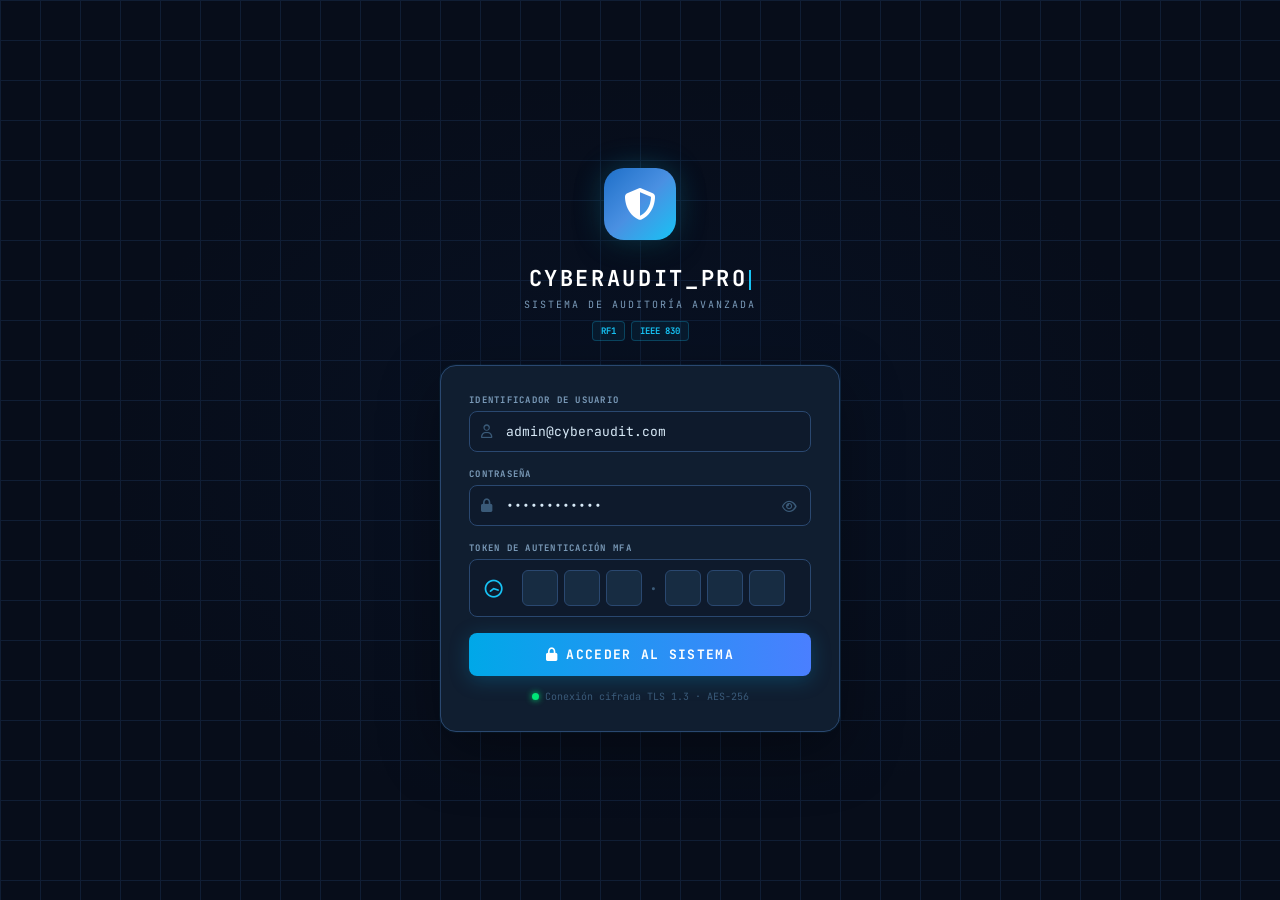
<file: src/main/webapp/index.html>
<!DOCTYPE html>
<html lang="es">
<head>
  <meta charset="UTF-8"/>
  <meta name="viewport" content="width=device-width, initial-scale=1.0"/>
  <title>CYBERAUDIT PRO — Inicio de Sesión</title>
  <link rel="stylesheet" href="cyberaudit.css"/>
  <link rel="stylesheet" href="https://cdnjs.cloudflare.com/ajax/libs/font-awesome/6.5.0/css/all.min.css"/>
  <style>
    /* ── Override: la página de login NO usa el layout app ── */
    html, body { overflow: hidden; }

    body {
      background: var(--bg-void);
      display: flex; align-items: center; justify-content: center;
      min-height: 100vh;
      position: relative;
    }

    /* Fondo con patrón de cuadrícula */
    body::before {
      content: '';
      position: absolute; inset: 0;
      background-image:
        linear-gradient(var(--border) 1px, transparent 1px),
        linear-gradient(90deg, var(--border) 1px, transparent 1px);
      background-size: 40px 40px;
      opacity: 0.5;
      pointer-events: none;
    }

    /* Gradiente radial central */
    body::after {
      content: '';
      position: absolute; inset: 0;
      background: radial-gradient(ellipse 60% 60% at 50% 50%,
        #0a1e4040 0%, transparent 70%);
      pointer-events: none;
    }

    /* ── Contenedor del formulario ── */
    .login-wrap {
      position: relative; z-index: 1;
      display: flex; flex-direction: column;
      align-items: center; gap: 24px;
      width: 100%; max-width: 440px;
      padding: 0 20px;
    }

    /* Logo / ícono superior */
    .login-logo {
      width: 72px; height: 72px;
      border-radius: 20px;
      background: linear-gradient(135deg, #1e6fc8, #4a90e2, #17c3f5);
      display: flex; align-items: center; justify-content: center;
      font-size: 32px; color: #fff;
      box-shadow: 0 0 30px #17c3f540, 0 10px 30px #00000060;
    }

    /* Nombre y subtítulo */
    .login-title {
      text-align: center;
    }

    .login-title h1 {
      font-family: var(--font-mono);
      font-size: 22px; font-weight: 700;
      color: #fff; letter-spacing: 0.12em;
      margin-bottom: 5px;
    }

    /* Cursor parpadeante en el título */
    .login-title h1 span.cursor {
      display: inline-block;
      width: 2px; height: 20px;
      background: var(--cyan);
      margin-left: 2px; vertical-align: middle;
      animation: cursor-blink 1s step-end infinite;
    }
    @keyframes cursor-blink { 0%,100%{opacity:1} 50%{opacity:0} }

    .login-title p {
      font-family: var(--font-mono);
      font-size: 10px; letter-spacing: 0.2em;
      color: var(--text2); text-transform: uppercase;
      margin-bottom: 10px;
    }

    .login-title .badges {
      display: flex; align-items: center;
      justify-content: center; gap: 6px;
    }

    .login-badge {
      font-family: var(--font-mono);
      font-size: 9px; font-weight: 700;
      padding: 3px 8px; border-radius: 4px;
      border: 1px solid #17c3f540;
      color: var(--cyan);
      background: #17c3f510;
    }

    /* Tarjeta del formulario */
    .login-card {
      width: 100%;
      background: var(--bg-card);
      border: 1px solid var(--border-bright);
      border-radius: 16px;
      padding: 28px;
      box-shadow: 0 20px 60px #00000060, 0 0 0 1px #17c3f510;
    }

    /* Grupo de campo */
    .field-group {
      display: flex; flex-direction: column;
      gap: 5px; margin-bottom: 16px;
    }

    .field-label {
      font-family: var(--font-mono);
      font-size: 9px; font-weight: 700;
      text-transform: uppercase; letter-spacing: 0.14em;
      color: var(--text2);
    }

    .field-input-wrap {
      position: relative;
      display: flex; align-items: center;
    }

    .field-icon {
      position: absolute; left: 12px;
      color: var(--text3); font-size: 13px;
      pointer-events: none;
    }

    .field-input {
      width: 100%;
      background: var(--bg-input);
      border: 1px solid var(--border-bright);
      border-radius: var(--radius);
      padding: 11px 40px 11px 36px;
      color: var(--text);
      font-family: var(--font-mono);
      font-size: 13px;
      outline: none;
      transition: border-color 0.2s, box-shadow 0.2s;
    }

    .field-input:focus {
      border-color: var(--cyan);
      box-shadow: 0 0 0 3px #17c3f518;
    }

    .field-input::placeholder { color: var(--text3); font-size: 12px; }

    /* Botón ojo en contraseña */
    .eye-btn {
      position: absolute; right: 10px;
      background: none; border: none;
      color: var(--text3); font-size: 13px;
      cursor: pointer; padding: 4px;
      transition: color 0.18s;
    }
    .eye-btn:hover { color: var(--cyan); }

    /* Token MFA */
    .mfa-wrap {
      display: flex; align-items: center; gap: 8px;
      background: var(--bg-input);
      border: 1px solid var(--border-bright);
      border-radius: var(--radius);
      padding: 10px 14px;
    }

    .mfa-timer {
      font-size: 18px; color: var(--cyan);
      animation: spin 30s linear infinite;
    }
    @keyframes spin { to { transform: rotate(360deg); } }

    .mfa-digits {
      flex: 1; display: flex; align-items: center; justify-content: center;
      gap: 6px;
    }

    .mfa-input {
      width: 36px; height: 36px;
      background: var(--bg-elevated);
      border: 1px solid var(--border-bright);
      border-radius: 6px;
      text-align: center;
      font-family: var(--font-mono);
      font-size: 16px; font-weight: 700;
      color: var(--text);
      outline: none;
      transition: border-color 0.2s;
    }
    .mfa-input:focus { border-color: var(--cyan); }

    .mfa-sep {
      font-family: var(--font-mono);
      font-size: 18px; color: var(--text3);
    }

    /* Botón de login */
    .btn-login {
      width: 100%; padding: 13px;
      background: linear-gradient(90deg, var(--cyan2), #4a7fff);
      border: none; border-radius: var(--radius);
      color: #fff;
      font-family: var(--font-mono);
      font-size: 13px; font-weight: 700;
      letter-spacing: 0.1em; text-transform: uppercase;
      cursor: pointer;
      display: flex; align-items: center; justify-content: center; gap: 8px;
      transition: all 0.2s;
      box-shadow: 0 4px 20px #00a8e840;
      margin-top: 6px;
      position: relative; overflow: hidden;
    }

    .btn-login::before {
      content: '';
      position: absolute; top:0; left:-100%; width:100%; height:100%;
      background: linear-gradient(90deg, transparent, #ffffff20, transparent);
      transition: left 0.5s;
    }
    .btn-login:hover::before { left: 100%; }
    .btn-login:hover { box-shadow: 0 6px 30px #17c3f560; }

    /* Indicador de conexión segura */
    .secure-indicator {
      display: flex; align-items: center; justify-content: center;
      gap: 6px; margin-top: 14px;
      font-family: var(--font-mono);
      font-size: 10px; color: var(--text3);
    }

    .secure-indicator .dot-green { animation: blink 2s ease infinite; }

    @keyframes blink { 0%,100%{opacity:1} 50%{opacity:.4} }

  </style>
</head>
<body>

  <div class="login-wrap">

    <!-- Logo -->
    <div class="login-logo">
      <i class="fa-solid fa-shield-halved"></i>
    </div>

    <!-- Título -->
    <div class="login-title">
      <h1>CYBERAUDIT_PRO<span class="cursor"></span></h1>
      <p>Sistema de Auditoría Avanzada</p>
      <div class="badges">
        <span class="login-badge">RF1</span>
        <span class="login-badge">IEEE 830</span>
      </div>
    </div>

    <!-- Tarjeta de login -->
    <div class="login-card">

      <!-- Usuario -->
      <div class="field-group">
        <label class="field-label" for="email">Identificador de Usuario</label>
        <div class="field-input-wrap">
          <i class="fa-regular fa-user field-icon"></i>
          <input class="field-input" id="email" type="email"
            placeholder="admin@cyberaudit.com" value="admin@cyberaudit.com" autocomplete="off"/>
        </div>
      </div>

      <!-- Contraseña -->
      <div class="field-group">
        <label class="field-label" for="pwd">Contraseña</label>
        <div class="field-input-wrap">
          <i class="fa-solid fa-lock field-icon"></i>
          <input class="field-input" id="pwd" type="password"
            value="••••••••••••" autocomplete="off"/>
          <button class="eye-btn" onclick="togglePwd()" aria-label="Mostrar contraseña">
            <i class="fa-regular fa-eye" id="eye-icon"></i>
          </button>
        </div>
      </div>

      <!-- Token MFA -->
      <div class="field-group">
        <label class="field-label">Token de Autenticación MFA</label>
        <div class="mfa-wrap">
          <i class="fa-regular fa-clock mfa-timer" id="mfa-timer"></i>
          <div class="mfa-digits">
            <input class="mfa-input" maxlength="1" type="text" id="mfa0" oninput="mfaNext(this,1)"/>
            <input class="mfa-input" maxlength="1" type="text" id="mfa1" oninput="mfaNext(this,2)"/>
            <input class="mfa-input" maxlength="1" type="text" id="mfa2" oninput="mfaNext(this,3)"/>
            <span class="mfa-sep">·</span>
            <input class="mfa-input" maxlength="1" type="text" id="mfa3" oninput="mfaNext(this,4)"/>
            <input class="mfa-input" maxlength="1" type="text" id="mfa4" oninput="mfaNext(this,5)"/>
            <input class="mfa-input" maxlength="1" type="text" id="mfa5"/>
          </div>
        </div>
      </div>

      <!-- Botón de acceso -->
      <button class="btn-login" onclick="doLogin()">
        <i class="fa-solid fa-lock"></i>
        Acceder al Sistema
      </button>

      <!-- Indicador TLS -->
      <div class="secure-indicator">
        <span class="dot dot-green"></span>
        Conexión cifrada TLS 1.3 · AES-256
      </div>

    </div>
  </div>

  <script>
    /* ── Clock en header MFA ── */
    function updateTimer() {
      const el = document.getElementById('mfa-timer');
      const now = new Date();
      const secs = now.getSeconds();
      const pct = (secs / 60) * 360;
      // Solo rotar visualmente
      el.style.transform = `rotate(${pct}deg)`;
    }
    setInterval(updateTimer, 1000);
    updateTimer();

    /* ── Toggle contraseña ── */
    function togglePwd() {
      const input = document.getElementById('pwd');
      const icon  = document.getElementById('eye-icon');
      if (input.type === 'password') {
        input.type = 'text';
        icon.className = 'fa-regular fa-eye-slash';
      } else {
        input.type = 'password';
        icon.className = 'fa-regular fa-eye';
      }
    }

    /* ── Avance automático en MFA ── */
    function mfaNext(el, nextIdx) {
      if (el.value.length === 1 && nextIdx <= 5) {
        document.getElementById('mfa' + nextIdx).focus();
      }
    }

    /* ── Login → redirige al dashboard ── */
    function doLogin() {
      const btn = document.querySelector('.btn-login');
      btn.innerHTML = '<i class="fa-solid fa-circle-notch fa-spin"></i> Verificando…';
      btn.disabled = true;
      setTimeout(() => {
        window.location.href = 'dashboard.html';
      }, 1200);
    }

    /* ── Enter en campos ── */
    document.addEventListener('keydown', e => {
      if (e.key === 'Enter') doLogin();
    });
  </script>
</body>
</html>
</file>
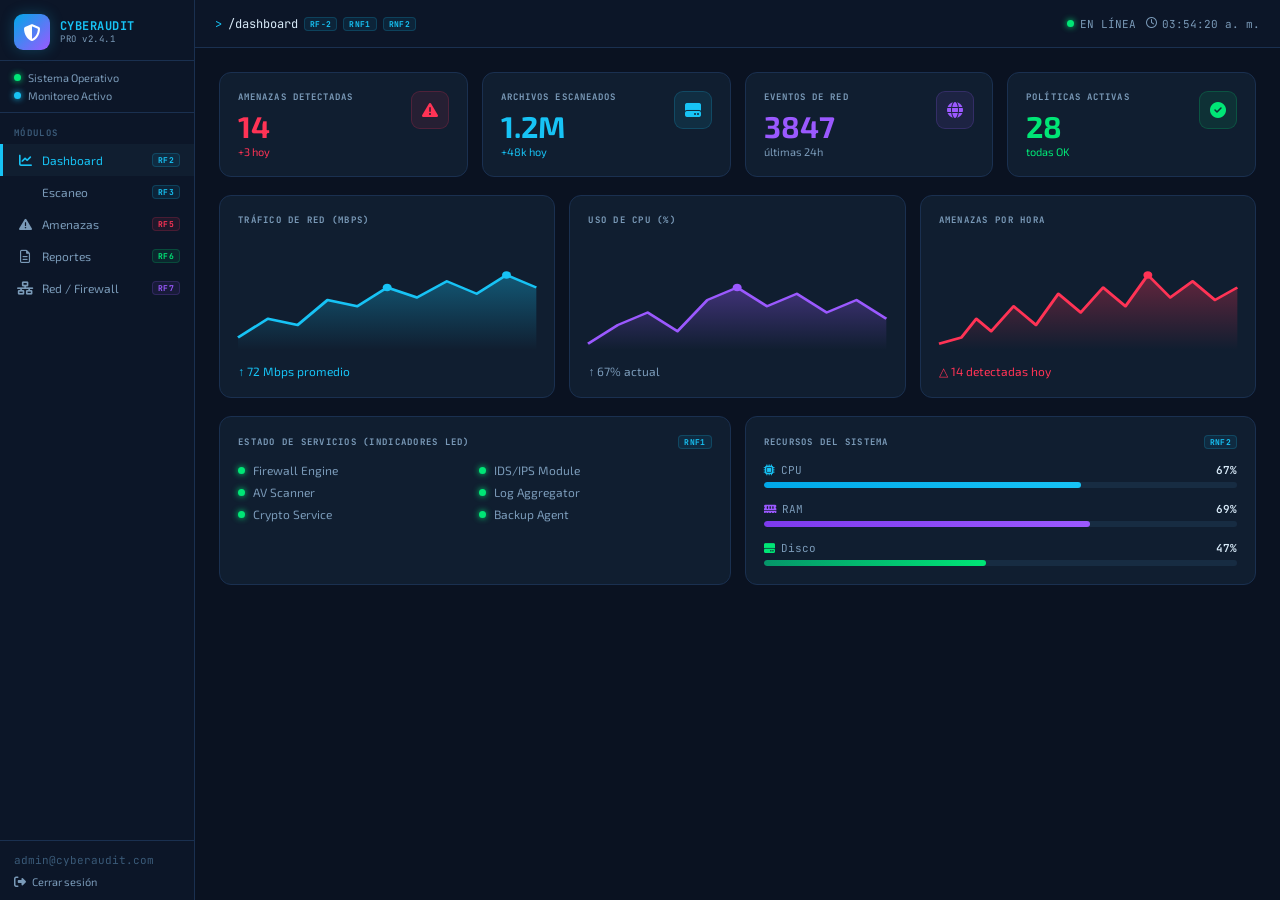
<file: src/main/webapp/dashboard.html>
<!DOCTYPE html>
<html lang="es">
<head>
  <meta charset="UTF-8"/>
  <meta name="viewport" content="width=device-width, initial-scale=1.0"/>
  <title>CYBERAUDIT PRO — Dashboard</title>
  <link rel="stylesheet" href="cyberaudit.css"/>
  <link rel="stylesheet" href="https://cdnjs.cloudflare.com/ajax/libs/font-awesome/6.5.0/css/all.min.css"/>
  <style>
    /* ── Grillas específicas ── */
    .charts-row {
      display: grid;
      grid-template-columns: 1fr 1fr 1fr;
      gap: 14px;
      margin-bottom: 18px;
    }

    .bottom-row {
      display: grid;
      grid-template-columns: 1fr 1fr;
      gap: 14px;
    }

    /* ── Gráfica de línea SVG ── */
    .chart-card {
      background: var(--bg-card);
      border: 1px solid var(--border);
      border-radius: var(--radius-lg);
      padding: 18px;
      display: flex; flex-direction: column; gap: 10px;
    }

    .chart-svg {
      width: 100%; height: 100px;
      overflow: visible;
    }

    .chart-stat {
      font-size: 12px; margin-top: 4px;
    }

    /* ── Estado de servicios ── */
    .services-grid {
      display: grid;
      grid-template-columns: 1fr 1fr;
      gap: 8px;
    }

    .service-row {
      display: flex; align-items: center; gap: 8px;
      font-size: 12px; color: var(--text2);
    }

    /* ── Recursos del sistema ── */
    .resource-item {
      margin-bottom: 14px;
    }

    .resource-header {
      display: flex; justify-content: space-between;
      font-family: var(--font-mono);
      font-size: 11px; color: var(--text2);
      margin-bottom: 5px;
    }

    .resource-pct {
      color: var(--text); font-weight: 600;
    }

    .progress-track {
      width: 100%; height: 6px;
      background: var(--bg-elevated);
      border-radius: 6px; overflow: hidden;
    }

    .progress-fill {
      height: 100%; border-radius: 6px;
      transition: width 0.6s ease;
    }

    .progress-fill.cpu  { background: linear-gradient(90deg, var(--cyan2), var(--cyan)); }
    .progress-fill.ram  { background: linear-gradient(90deg, #7c3aed, var(--purple)); }
    .progress-fill.disk { background: linear-gradient(90deg, #059669, var(--green)); }

    /* ── Kpi delta ── */
    .kpi-delta {
      font-size: 11px; color: var(--text2); margin-top: 4px;
    }
    .kpi-delta .up   { color: var(--red); }
    .kpi-delta .down { color: var(--green); }
  </style>
</head>
<body>
<div class="app">

  <!-- SIDEBAR -->
  <aside class="sidebar">
    <div class="sidebar-brand">
      <div class="brand-icon"><i class="fa-solid fa-shield-halved"></i></div>
      <div class="brand-text">
        <div class="brand-name">CYBERAUDIT</div>
        <div class="brand-ver">PRO v2.4.1</div>
      </div>
    </div>

    <div class="sidebar-status">
      <div class="status-row"><span class="dot dot-green"></span> Sistema Operativo</div>
      <div class="status-row"><span class="dot dot-cyan"></span> Monitoreo Activo</div>
    </div>

    <div class="sidebar-section-label">Módulos</div>
    <nav>
      <a href="dashboard.html" class="nav-item active">
        <i class="fa-solid fa-chart-line"></i> Dashboard
        <span class="rf-badge">RF2</span>
      </a>
      <a href="escaneo.html" class="nav-item">
        <i class="fa-solid fa-radar"></i> Escaneo
        <span class="rf-badge">RF3</span>
      </a>
      <a href="Controlador?accion=listar" class="nav-item">
        <i class="fa-solid fa-triangle-exclamation"></i> Amenazas
        <span class="rf-badge rf-red">RF5</span>
      </a>
      <a href="reportes.html" class="nav-item">
        <i class="fa-regular fa-file-lines"></i> Reportes
        <span class="rf-badge rf-green">RF6</span>
      </a>
      <a href="network.html" class="nav-item">
        <i class="fa-solid fa-network-wired"></i> Red / Firewall
        <span class="rf-badge rf-purple">RF7</span>
      </a>
    </nav>

    <div class="sidebar-footer">
      <div class="sidebar-user">admin@cyberaudit.com</div>
      <button class="btn-logout" onclick="location.href='index.html'">
        <i class="fa-solid fa-right-from-bracket"></i> Cerrar sesión
      </button>
    </div>
  </aside>

  <!-- TOPBAR -->
  <header class="topbar">
    <div class="topbar-path">
      <span class="prompt">&gt;</span>
      <span class="path">/dashboard</span>
      <span class="rf-badge">RF-2</span>
      <span class="rf-badge">RNF1</span>
      <span class="rf-badge">RNF2</span>
    </div>
    <div class="topbar-spacer"></div>
    <div class="topbar-status">
      <span class="online-dot"></span>
      <span>EN LÍNEA</span>
    </div>
    <div class="topbar-time">
      <i class="fa-regular fa-clock"></i>
      <span id="clock">--:--:-- p. m.</span>
    </div>
  </header>

  <!-- CONTENT -->
  <main class="content">

    <!-- KPIs × 4 -->
    <div class="kpi-grid-4">
      <div class="kpi-card">
        <div class="kpi-left">
          <div class="kpi-label">Amenazas Detectadas</div>
          <div class="kpi-value red">14</div>
          <div class="kpi-delta"><span class="up">+3 hoy</span></div>
        </div>
        <div class="kpi-icon red"><i class="fa-solid fa-triangle-exclamation"></i></div>
      </div>
      <div class="kpi-card">
        <div class="kpi-left">
          <div class="kpi-label">Archivos Escaneados</div>
          <div class="kpi-value cyan">1.2M</div>
          <div class="kpi-delta"><span class="text-cyan">+48k hoy</span></div>
        </div>
        <div class="kpi-icon cyan"><i class="fa-solid fa-hard-drive"></i></div>
      </div>
      <div class="kpi-card">
        <div class="kpi-left">
          <div class="kpi-label">Eventos de Red</div>
          <div class="kpi-value purple">3847</div>
          <div class="kpi-delta" style="color:var(--text2);">últimas 24h</div>
        </div>
        <div class="kpi-icon purple"><i class="fa-solid fa-globe"></i></div>
      </div>
      <div class="kpi-card">
        <div class="kpi-left">
          <div class="kpi-label">Políticas Activas</div>
          <div class="kpi-value green">28</div>
          <div class="kpi-delta" style="color:var(--green);">todas OK</div>
        </div>
        <div class="kpi-icon green"><i class="fa-solid fa-circle-check"></i></div>
      </div>
    </div>

    <!-- Gráficas × 3 -->
    <div class="charts-row">

      <!-- Tráfico de red -->
      <div class="chart-card">
        <div class="card-title">Tráfico de Red (Mbps)</div>
        <svg class="chart-svg" viewBox="0 0 200 80" preserveAspectRatio="none">
          <defs>
            <linearGradient id="gc" x1="0" y1="0" x2="0" y2="1">
              <stop offset="0%" stop-color="#17c3f5" stop-opacity="0.35"/>
              <stop offset="100%" stop-color="#17c3f5" stop-opacity="0"/>
            </linearGradient>
          </defs>
          <!-- Área rellena -->
          <polygon fill="url(#gc)"
            points="0,70 20,55 40,60 60,40 80,45 100,30 120,38 140,25 160,35 180,20 200,30 200,80 0,80"/>
          <!-- Línea -->
          <polyline fill="none" stroke="#17c3f5" stroke-width="2" stroke-linejoin="round"
            points="0,70 20,55 40,60 60,40 80,45 100,30 120,38 140,25 160,35 180,20 200,30"/>
          <!-- Puntos -->
          <circle cx="100" cy="30" r="3" fill="#17c3f5"/>
          <circle cx="180" cy="20" r="3" fill="#17c3f5"/>
        </svg>
        <div class="chart-stat text-cyan">↑ 72 Mbps promedio</div>
      </div>

      <!-- Uso de CPU -->
      <div class="chart-card">
        <div class="card-title">Uso de CPU (%)</div>
        <svg class="chart-svg" viewBox="0 0 200 80" preserveAspectRatio="none">
          <defs>
            <linearGradient id="gp" x1="0" y1="0" x2="0" y2="1">
              <stop offset="0%" stop-color="#9b59ff" stop-opacity="0.35"/>
              <stop offset="100%" stop-color="#9b59ff" stop-opacity="0"/>
            </linearGradient>
          </defs>
          <polygon fill="url(#gp)"
            points="0,75 20,60 40,50 60,65 80,40 100,30 120,45 140,35 160,50 180,40 200,55 200,80 0,80"/>
          <polyline fill="none" stroke="#9b59ff" stroke-width="2" stroke-linejoin="round"
            points="0,75 20,60 40,50 60,65 80,40 100,30 120,45 140,35 160,50 180,40 200,55"/>
          <circle cx="100" cy="30" r="3" fill="#9b59ff"/>
        </svg>
        <div class="chart-stat text-muted">↑ 67% actual</div>
      </div>

      <!-- Amenazas por hora -->
      <div class="chart-card">
        <div class="card-title">Amenazas por Hora</div>
        <svg class="chart-svg" viewBox="0 0 200 80" preserveAspectRatio="none">
          <defs>
            <linearGradient id="gr" x1="0" y1="0" x2="0" y2="1">
              <stop offset="0%" stop-color="#ff3355" stop-opacity="0.35"/>
              <stop offset="100%" stop-color="#ff3355" stop-opacity="0"/>
            </linearGradient>
          </defs>
          <polygon fill="url(#gr)"
            points="0,75 15,70 25,55 35,65 50,45 65,60 80,35 95,50 110,30 125,45 140,20 155,38 170,25 185,40 200,30 200,80 0,80"/>
          <polyline fill="none" stroke="#ff3355" stroke-width="2" stroke-linejoin="round"
            points="0,75 15,70 25,55 35,65 50,45 65,60 80,35 95,50 110,30 125,45 140,20 155,38 170,25 185,40 200,30"/>
          <circle cx="140" cy="20" r="3" fill="#ff3355"/>
        </svg>
        <div class="chart-stat text-red">△ 14 detectadas hoy</div>
      </div>

    </div>

    <!-- Fila inferior: Servicios + Recursos -->
    <div class="bottom-row">

      <!-- Estado de Servicios -->
      <div class="card">
        <div class="card-title">
          Estado de Servicios (Indicadores LED)
          <span class="rf-badge">RNF1</span>
        </div>
        <div class="services-grid">
          <div class="service-row"><span class="dot dot-green"></span> Firewall Engine</div>
          <div class="service-row"><span class="dot dot-green"></span> IDS/IPS Module</div>
          <div class="service-row"><span class="dot dot-green"></span> AV Scanner</div>
          <div class="service-row"><span class="dot dot-green"></span> Log Aggregator</div>
          <div class="service-row"><span class="dot dot-green"></span> Crypto Service</div>
          <div class="service-row"><span class="dot dot-green"></span> Backup Agent</div>
        </div>
      </div>

      <!-- Recursos del sistema -->
      <div class="card">
        <div class="card-title">
          Recursos del Sistema
          <span class="rf-badge">RNF2</span>
        </div>

        <div class="resource-item">
          <div class="resource-header">
            <span><i class="fa-solid fa-microchip" style="margin-right:6px;color:var(--cyan)"></i>CPU</span>
            <span class="resource-pct">67%</span>
          </div>
          <div class="progress-track">
            <div class="progress-fill cpu" style="width:67%"></div>
          </div>
        </div>

        <div class="resource-item">
          <div class="resource-header">
            <span><i class="fa-solid fa-memory" style="margin-right:6px;color:var(--purple)"></i>RAM</span>
            <span class="resource-pct">69%</span>
          </div>
          <div class="progress-track">
            <div class="progress-fill ram" style="width:69%"></div>
          </div>
        </div>

        <div class="resource-item" style="margin-bottom:0">
          <div class="resource-header">
            <span><i class="fa-solid fa-hard-drive" style="margin-right:6px;color:var(--green)"></i>Disco</span>
            <span class="resource-pct">47%</span>
          </div>
          <div class="progress-track">
            <div class="progress-fill disk" style="width:47%"></div>
          </div>
        </div>
      </div>

    </div>

  </main>
</div>

<script>
  /* Reloj en tiempo real */
  function updateClock() {
    const now = new Date();
    document.getElementById('clock').textContent =
      now.toLocaleTimeString('es-CO', { hour:'2-digit', minute:'2-digit', second:'2-digit', hour12:true });
  }
  setInterval(updateClock, 1000);
  updateClock();
</script>
</body>
</html>
</file>
<file: src/main/webapp/cyberaudit.css>
/* ============================================================
   CYBERAUDIT PRO — Hoja de estilos compartida
   Todas las páginas importan este archivo
   ============================================================ */

@import url('https://fonts.googleapis.com/css2?family=JetBrains+Mono:wght@300;400;500;600;700&family=Exo+2:wght@300;400;500;600;700&display=swap');
@import url('https://cdnjs.cloudflare.com/ajax/libs/font-awesome/6.5.0/css/all.min.css');

/* ── VARIABLES ── */
:root {
  --bg-void:       #070d1a;
  --bg-main:       #0a1221;
  --bg-sidebar:    #0c1628;
  --bg-card:       #101e30;
  --bg-card2:      #132438;
  --bg-elevated:   #172c42;
  --bg-input:      #0e1a2c;
  --border:        #1a3050;
  --border-bright: #2a4870;

  --cyan:    #17c3f5;
  --cyan2:   #00a8e8;
  --green:   #00e676;
  --green2:  #2ecc71;
  --red:     #ff3355;
  --red2:    #e53935;
  --orange:  #ff8c00;
  --purple:  #9b59ff;
  --yellow:  #ffc107;
  --teal:    #00bcd4;

  --text:        #d8eaf8;
  --text2:       #7a9ab8;
  --text3:       #3a5a78;
  --text-cyan:   #17c3f5;

  --font-mono: 'JetBrains Mono', 'Courier New', monospace;
  --font-ui:   'Exo 2', 'Segoe UI', sans-serif;

  --sidebar-w: 195px;
  --header-h:  48px;
  --radius:    8px;
  --radius-lg: 12px;
}

/* ── RESET ── */
*, *::before, *::after { box-sizing: border-box; margin: 0; padding: 0; }
html, body { height: 100%; }
body {
  font-family: var(--font-ui);
  background: var(--bg-main);
  color: var(--text);
  font-size: 13px;
  overflow: hidden;
}
a { text-decoration: none; color: inherit; }
button { cursor: pointer; font-family: inherit; }
input, select { font-family: inherit; }
ul { list-style: none; }

/* ── SCROLLBAR ── */
::-webkit-scrollbar { width: 4px; height: 4px; }
::-webkit-scrollbar-track { background: var(--bg-main); }
::-webkit-scrollbar-thumb { background: var(--border-bright); border-radius: 4px; }

/* ============================================================
   LAYOUT GENERAL (sidebar + header + main)
   ============================================================ */
.app {
  display: grid;
  grid-template-columns: var(--sidebar-w) 1fr;
  grid-template-rows: var(--header-h) 1fr;
  grid-template-areas:
    "sidebar topbar"
    "sidebar content";
  height: 100vh;
  overflow: hidden;
}

/* ============================================================
   SIDEBAR
   ============================================================ */
.sidebar {
  grid-area: sidebar;
  background: var(--bg-sidebar);
  border-right: 1px solid var(--border);
  display: flex;
  flex-direction: column;
  overflow-y: auto;
  overflow-x: hidden;
}

/* Cabecera del sidebar — logo + nombre */
.sidebar-brand {
  display: flex;
  align-items: center;
  gap: 10px;
  padding: 14px 14px 10px;
  border-bottom: 1px solid var(--border);
}

.brand-icon {
  width: 36px; height: 36px;
  border-radius: 9px;
  background: linear-gradient(135deg, var(--cyan2), var(--purple));
  display: flex; align-items: center; justify-content: center;
  font-size: 17px; color: #fff;
  flex-shrink: 0;
  box-shadow: 0 0 14px #17c3f540;
}

.brand-text { line-height: 1.2; }

.brand-name {
  font-family: var(--font-mono);
  font-size: 12px; font-weight: 700;
  color: var(--cyan);
  letter-spacing: 0.04em;
}

.brand-ver {
  font-family: var(--font-mono);
  font-size: 9px; color: var(--text2);
  letter-spacing: 0.06em;
}

/* Estado del sistema */
.sidebar-status {
  padding: 10px 14px;
  border-bottom: 1px solid var(--border);
  display: flex;
  flex-direction: column;
  gap: 5px;
}

.status-row {
  display: flex; align-items: center; gap: 7px;
  font-size: 11px; color: var(--text2);
}

.dot {
  width: 7px; height: 7px; border-radius: 50%; flex-shrink: 0;
}
.dot-green  { background: var(--green); box-shadow: 0 0 6px var(--green); }
.dot-gray   { background: var(--text3); }
.dot-cyan   { background: var(--cyan);  box-shadow: 0 0 6px var(--cyan); }

/* Sección de módulos */
.sidebar-section-label {
  font-family: var(--font-mono);
  font-size: 9px; font-weight: 700;
  letter-spacing: 0.15em; text-transform: uppercase;
  color: var(--text3);
  padding: 14px 14px 5px;
}

/* Ítem de navegación */
.nav-item {
  display: flex; align-items: center;
  gap: 9px;
  padding: 9px 14px;
  color: var(--text2);
  font-size: 12px;
  border-left: 3px solid transparent;
  transition: all 0.18s;
  cursor: pointer;
  position: relative;
}

.nav-item:hover {
  background: var(--bg-card);
  color: var(--text);
}

.nav-item.active {
  background: var(--bg-card);
  color: var(--cyan);
  border-left-color: var(--cyan);
}

.nav-item i { width: 16px; text-align: center; font-size: 13px; }

/* Badge RF en el nav */
.rf-badge {
  margin-left: auto;
  font-family: var(--font-mono);
  font-size: 8px; font-weight: 700;
  color: var(--cyan);
  background: #17c3f515;
  border: 1px solid #17c3f530;
  border-radius: 4px;
  padding: 1px 5px;
  letter-spacing: 0.04em;
  white-space: nowrap;
}

.rf-badge.rf-red    { color: var(--red);    background: #ff335515; border-color: #ff335530; }
.rf-badge.rf-green  { color: var(--green);  background: #00e67615; border-color: #00e67630; }
.rf-badge.rf-purple { color: var(--purple); background: #9b59ff15; border-color: #9b59ff30; }
.rf-badge.rf-orange { color: var(--orange); background: #ff8c0015; border-color: #ff8c0030; }

/* Pie del sidebar */
.sidebar-footer {
  margin-top: auto;
  border-top: 1px solid var(--border);
  padding: 12px 14px;
}

.sidebar-user {
  font-size: 11px; color: var(--text3);
  margin-bottom: 8px;
  font-family: var(--font-mono);
}

.btn-logout {
  display: flex; align-items: center; gap: 6px;
  font-size: 11px; color: var(--text2);
  background: none; border: none;
  cursor: pointer;
  transition: color 0.18s;
}

.btn-logout:hover { color: var(--red); }
.btn-logout i { font-size: 12px; }

/* ============================================================
   TOPBAR
   ============================================================ */
.topbar {
  grid-area: topbar;
  background: var(--bg-sidebar);
  border-bottom: 1px solid var(--border);
  display: flex; align-items: center;
  padding: 0 20px; gap: 10px;
}

.topbar-path {
  display: flex; align-items: center; gap: 6px;
  font-family: var(--font-mono);
  font-size: 12px; color: var(--text2);
}

.topbar-path .prompt { color: var(--cyan); }
.topbar-path .path   { color: var(--text); }

.topbar-spacer { flex: 1; }

.topbar-status {
  display: flex; align-items: center; gap: 6px;
  font-size: 11px; color: var(--text2);
  font-family: var(--font-mono);
}

.online-dot {
  width: 7px; height: 7px; border-radius: 50%;
  background: var(--green);
  box-shadow: 0 0 6px var(--green);
  animation: blink 2.5s ease-in-out infinite;
}

@keyframes blink { 0%,100%{opacity:1} 50%{opacity:.4} }

.topbar-time {
  font-family: var(--font-mono);
  font-size: 11px; color: var(--text2);
  display: flex; align-items: center; gap: 5px;
}

/* ============================================================
   CONTENT AREA
   ============================================================ */
.content {
  grid-area: content;
  overflow-y: auto;
  padding: 24px;
  background: var(--bg-main);
}

/* Título de página */
.page-title {
  display: flex; align-items: center; gap: 10px;
  font-family: var(--font-ui);
  font-size: 20px; font-weight: 600;
  color: var(--text);
  margin-bottom: 20px;
}

/* ============================================================
   CARDS
   ============================================================ */
.card {
  background: var(--bg-card);
  border: 1px solid var(--border);
  border-radius: var(--radius-lg);
  padding: 18px;
}

.card-title {
  font-family: var(--font-mono);
  font-size: 9px; font-weight: 700;
  text-transform: uppercase; letter-spacing: 0.14em;
  color: var(--text2);
  margin-bottom: 14px;
  display: flex; align-items: center; gap: 6px;
}

/* ============================================================
   GRID DE KPIs
   ============================================================ */
.kpi-grid-4 {
  display: grid;
  grid-template-columns: repeat(4, 1fr);
  gap: 14px;
  margin-bottom: 18px;
}

.kpi-grid-2 {
  display: grid;
  grid-template-columns: repeat(2, 1fr);
  gap: 14px;
  margin-bottom: 18px;
}

.kpi-card {
  background: var(--bg-card);
  border: 1px solid var(--border);
  border-radius: var(--radius-lg);
  padding: 18px;
  display: flex; align-items: flex-start;
  justify-content: space-between;
}

.kpi-left {}
.kpi-label {
  font-family: var(--font-mono);
  font-size: 9px; font-weight: 700;
  text-transform: uppercase; letter-spacing: 0.12em;
  color: var(--text2);
  margin-bottom: 8px;
}

.kpi-value {
  font-family: var(--font-ui);
  font-size: 30px; font-weight: 700;
  line-height: 1;
}

.kpi-value.cyan   { color: var(--cyan); }
.kpi-value.red    { color: var(--red); }
.kpi-value.purple { color: var(--purple); }
.kpi-value.green  { color: var(--green); }
.kpi-value.orange { color: var(--orange); }

.kpi-sub {
  font-size: 11px; color: var(--text2);
  margin-top: 5px;
}

.kpi-icon {
  width: 38px; height: 38px;
  border-radius: 9px;
  display: flex; align-items: center; justify-content: center;
  font-size: 16px;
  flex-shrink: 0;
}

.kpi-icon.red    { background:#ff335518; color:var(--red); border:1px solid #ff335530; }
.kpi-icon.cyan   { background:#17c3f518; color:var(--cyan); border:1px solid #17c3f530; }
.kpi-icon.purple { background:#9b59ff18; color:var(--purple); border:1px solid #9b59ff30; }
.kpi-icon.green  { background:#00e67618; color:var(--green); border:1px solid #00e67630; }

/* ============================================================
   TABLA
   ============================================================ */
.data-table {
  width: 100%; border-collapse: collapse;
  font-size: 12px;
}

.data-table th {
  text-align: left;
  padding: 10px 14px;
  font-family: var(--font-mono);
  font-size: 9px; font-weight: 700;
  text-transform: uppercase; letter-spacing: 0.12em;
  color: var(--text2);
  border-bottom: 1px solid var(--border);
}

.data-table td {
  padding: 11px 14px;
  border-bottom: 1px solid var(--border);
  color: var(--text2);
  font-family: var(--font-mono);
  font-size: 11px;
}

.data-table tbody tr:hover td { background: var(--bg-elevated); }

.data-table tbody tr:last-child td { border-bottom: none; }

/* ============================================================
   BADGES DE RIESGO / ESTADO
   ============================================================ */
.badge {
  display: inline-flex; align-items: center;
  padding: 3px 9px; border-radius: 5px;
  font-family: var(--font-mono);
  font-size: 10px; font-weight: 700;
  letter-spacing: 0.06em;
}

.badge.critical { background:#ff335520; color:var(--red);    border:1px solid #ff335535; }
.badge.high     { background:#ff8c0020; color:var(--orange); border:1px solid #ff8c0035; }
.badge.medium   { background:#ffc10720; color:var(--yellow); border:1px solid #ffc10735; }
.badge.low      { background:#00e67620; color:var(--green);  border:1px solid #00e67635; }
.badge.info     { background:#17c3f520; color:var(--cyan);   border:1px solid #17c3f535; }

/* ============================================================
   BOTONES
   ============================================================ */
.btn {
  display: inline-flex; align-items: center; gap: 6px;
  padding: 8px 16px; border-radius: var(--radius);
  font-family: var(--font-ui);
  font-size: 12px; font-weight: 600;
  border: none; cursor: pointer;
  transition: all 0.18s;
}

.btn-cyan {
  background: var(--cyan2); color: #fff;
}
.btn-cyan:hover { background: var(--cyan); box-shadow: 0 0 16px #17c3f550; }

.btn-red {
  background: var(--red2); color: #fff;
}
.btn-red:hover { background: var(--red); }

.btn-outline {
  background: transparent;
  border: 1px solid var(--border-bright);
  color: var(--text2);
}
.btn-outline:hover { border-color: var(--cyan); color: var(--cyan); }

.btn-ghost {
  background: var(--bg-elevated);
  border: 1px solid var(--border);
  color: var(--text2);
}
.btn-ghost:hover { border-color: var(--cyan); color: var(--cyan); }

/* Toggle switch */
.toggle-wrap {
  display: flex; align-items: center; gap: 8px;
}
.toggle { position: relative; width: 40px; height: 20px; }
.toggle input { display: none; }
.toggle-slider {
  position: absolute; inset: 0;
  background: var(--bg-elevated);
  border: 1px solid var(--border);
  border-radius: 20px; cursor: pointer;
  transition: background 0.2s;
}
.toggle-slider::before {
  content: '';
  position: absolute; top: 2px; left: 2px;
  width: 14px; height: 14px;
  border-radius: 50%; background: var(--text3);
  transition: transform 0.2s, background 0.2s;
}
.toggle input:checked + .toggle-slider { background: #00e67620; border-color: var(--green); }
.toggle input:checked + .toggle-slider::before {
  transform: translateX(20px);
  background: var(--green);
}

/* ============================================================
   UTILITIES
   ============================================================ */
.flex { display: flex; }
.flex-center { display: flex; align-items: center; }
.gap-8  { gap: 8px; }
.gap-12 { gap: 12px; }
.gap-16 { gap: 16px; }
.mt-16  { margin-top: 16px; }
.mt-20  { margin-top: 20px; }
.mb-16  { margin-bottom: 16px; }
.w-full { width: 100%; }
.mono   { font-family: var(--font-mono); }
.text-cyan   { color: var(--cyan); }
.text-green  { color: var(--green); }
.text-red    { color: var(--red); }
.text-orange { color: var(--orange); }
.text-muted  { color: var(--text2); }
</file>
